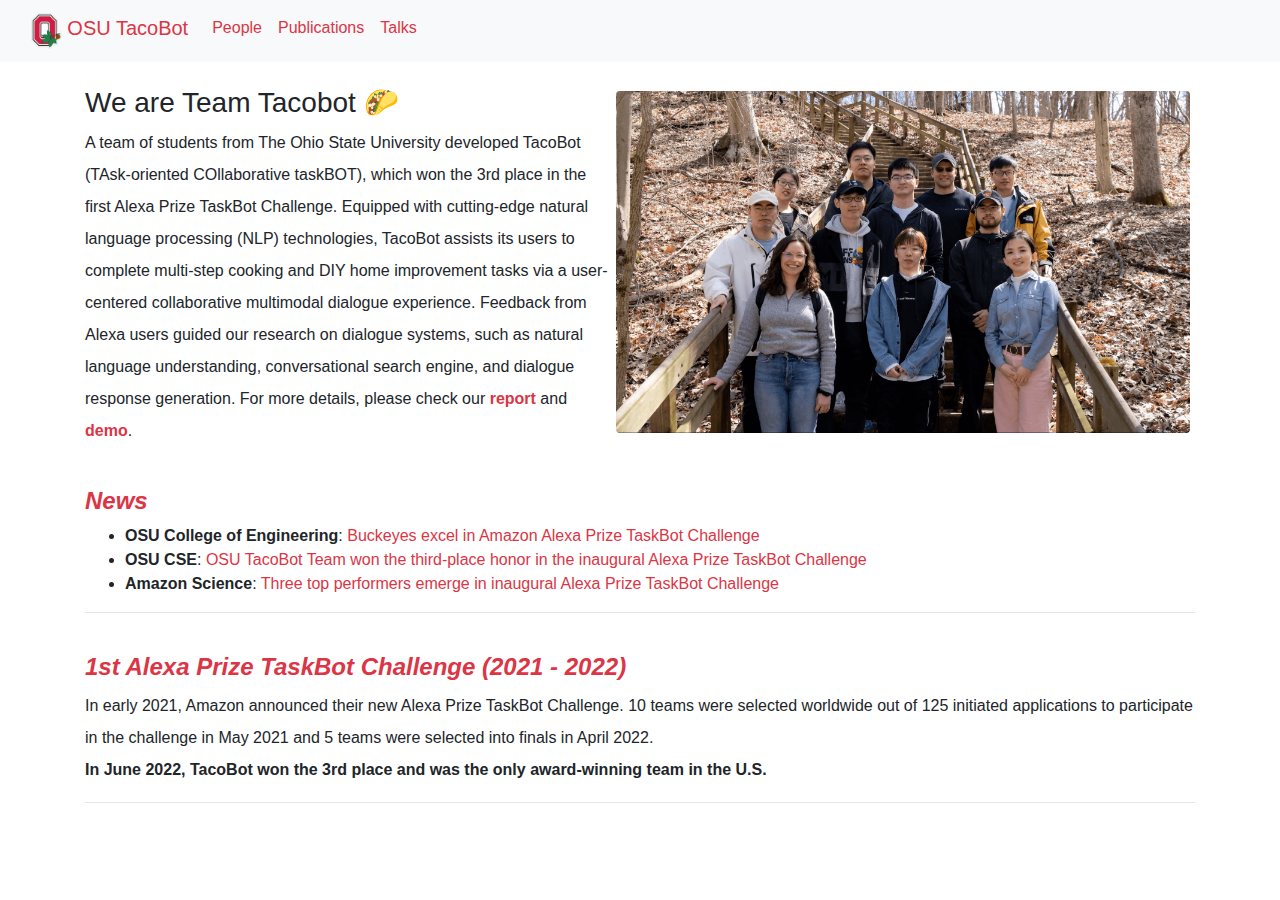
<file: index.html>
<!DOCTYPE html>
<html lang="en">
  <head>
    <!-- Required meta tags -->
    <meta charset="utf-8" />
    <meta
      name="viewport"
      content="width=840, initial-scale=1, shrink-to-fit=no"
    />
    <meta name="author" content="Ziru Chen" />
    <meta name="description" content="TacoBot Homepage" />

    <link rel="shortcut icon" type="image/jpg" href="img/favicon.ico" />
    <title>TacoBot - The Ohio State University</title>

    <!-- Bootstrap core CSS -->
    <link href="bootstrap/css/bootstrap.css" rel="stylesheet" />
    <!-- Pretty icons from https://feathericons.com/ -->
  </head>

  <body>
    <nav class="navbar navbar-expand-lg bg-light">
      <div class="container-fluid">
        <div
          class="collapse navbar-collapse d-flex justify-content-start"
          id="navbarSupportedContent"
        >
          <ul class="navbar-nav me-auto mb-2 mb-lg-0">
            <li class="nav-item">
              <a class="navbar-brand text-danger" href="index.html">
                <img
                  src="img/o-block-buckeye.png"
                  width="30.8"
                  height="35.5"
                  class="d-inline-block align-top"
                  alt="o-block-buckeye"
                />
                OSU TacoBot
              </a>
            </li>
            <li class="nav-item">
              <a
                class="nav-link active text-danger"
                aria-current="page"
                href="people.html"
                >People</a
              >
            </li>
            <li class="nav-item">
              <a class="nav-link active text-danger" href="pub.html"
                >Publications</a
              >
            </li>
            <li class="nav-item">
              <a class="nav-link active text-danger" href="talk.html"
                >Talks</a
              >
            </li>
          </ul>
        </div>
      </div>
    </nav>

    <div class="container">
      <div id="intro">
        <br />
        <img
          src="img/tacobot-group.png"
          class="rounded float-right"
          alt="tacobot-group"
          width="574.5"
          height="342.6"
          style="margin: 5px"
        />

        <h3>We are Team Tacobot &#127790;</h3>
        <p style="line-height: 200%">
          A team of students from The Ohio State University developed TacoBot
          (TAsk-oriented COllaborative taskBOT), which won the 3rd place in the
          first Alexa Prize TaskBot Challenge. Equipped with cutting-edge
          natural language processing (NLP) technologies, TacoBot assists its
          users to complete multi-step cooking and DIY home improvement tasks
          via a user-centered collaborative multimodal dialogue experience.
          Feedback from Alexa users guided our research on dialogue systems,
          such as natural language understanding, conversational search engine,
          and dialogue response generation. For more details, please check our
          <strong
            ><a
              class="text-danger"
              href="https://www.amazon.science/alexa-prize/proceedings/bootstrapping-a-user-centered-task-oriented-dialogue-system"
              >report</a
            ></strong
          > and
          <strong
            ><a
              class="text-danger"
              href="https://dl.orangedox.com/0IJOF4XhxKjnfWH3pO"
              >demo</a
            ></strong
          >.
        </p>
      </div>

      <div id="news">
        <br />
        <h4 class="text-danger">
          <strong><i>News</i></strong>
        </h4>

        <ul>
          <li>
            <strong>OSU College of Engineering</strong>:
            <a
              class="text-danger"
              href="https://engineering.osu.edu/news/2022/07/buckeyes-excel-amazon-alexa-prize-taskbot-challenge"
              >Buckeyes excel in Amazon Alexa Prize TaskBot Challenge</a
            >
          </li>
          <li>
            <strong>OSU CSE</strong>:
            <a
              class="text-danger"
              href="https://cse.osu.edu/news/2022/06/osu-tacobot-team-won-third-place-honor-inaugural-alexa-prize-taskbot-challenge"
              >OSU TacoBot Team won the third-place honor in the inaugural Alexa
              Prize TaskBot Challenge</a
            >
          </li>
          <li>
            <strong>Amazon Science</strong>:
            <a
              class="text-danger"
              href="https://www.amazon.science/alexa-prize/three-top-performers-emerge-in-inaugural-alexa-prize-taskbot-challenge"
              >Three top performers emerge in inaugural Alexa Prize TaskBot
              Challenge</a
            >
          </li>
        </ul>
        <hr />
      </div>

      <div id="AP21-22">
        <br />
        <h4 class="text-danger">
          <strong
            ><i>1st Alexa Prize TaskBot Challenge (2021 - 2022)</i></strong
          >
        </h4>
        <p style="line-height: 200%">
          In early 2021, Amazon announced their new Alexa Prize TaskBot Challenge.
          10 teams were selected worldwide out of 125 initiated applications to
          participate in the challenge in May 2021 and 5 teams were selected
          into finals in April 2022. <br />
          <strong
            >In June 2022, TacoBot won the 3rd place and was the only
            award-winning team in the U.S.</strong
          >
          <br />
        </p>
        <hr />
      </div>

      <!--<div id="talk">Talk video can go here</div>-->
    </div>
  </body>
</html>
</file>
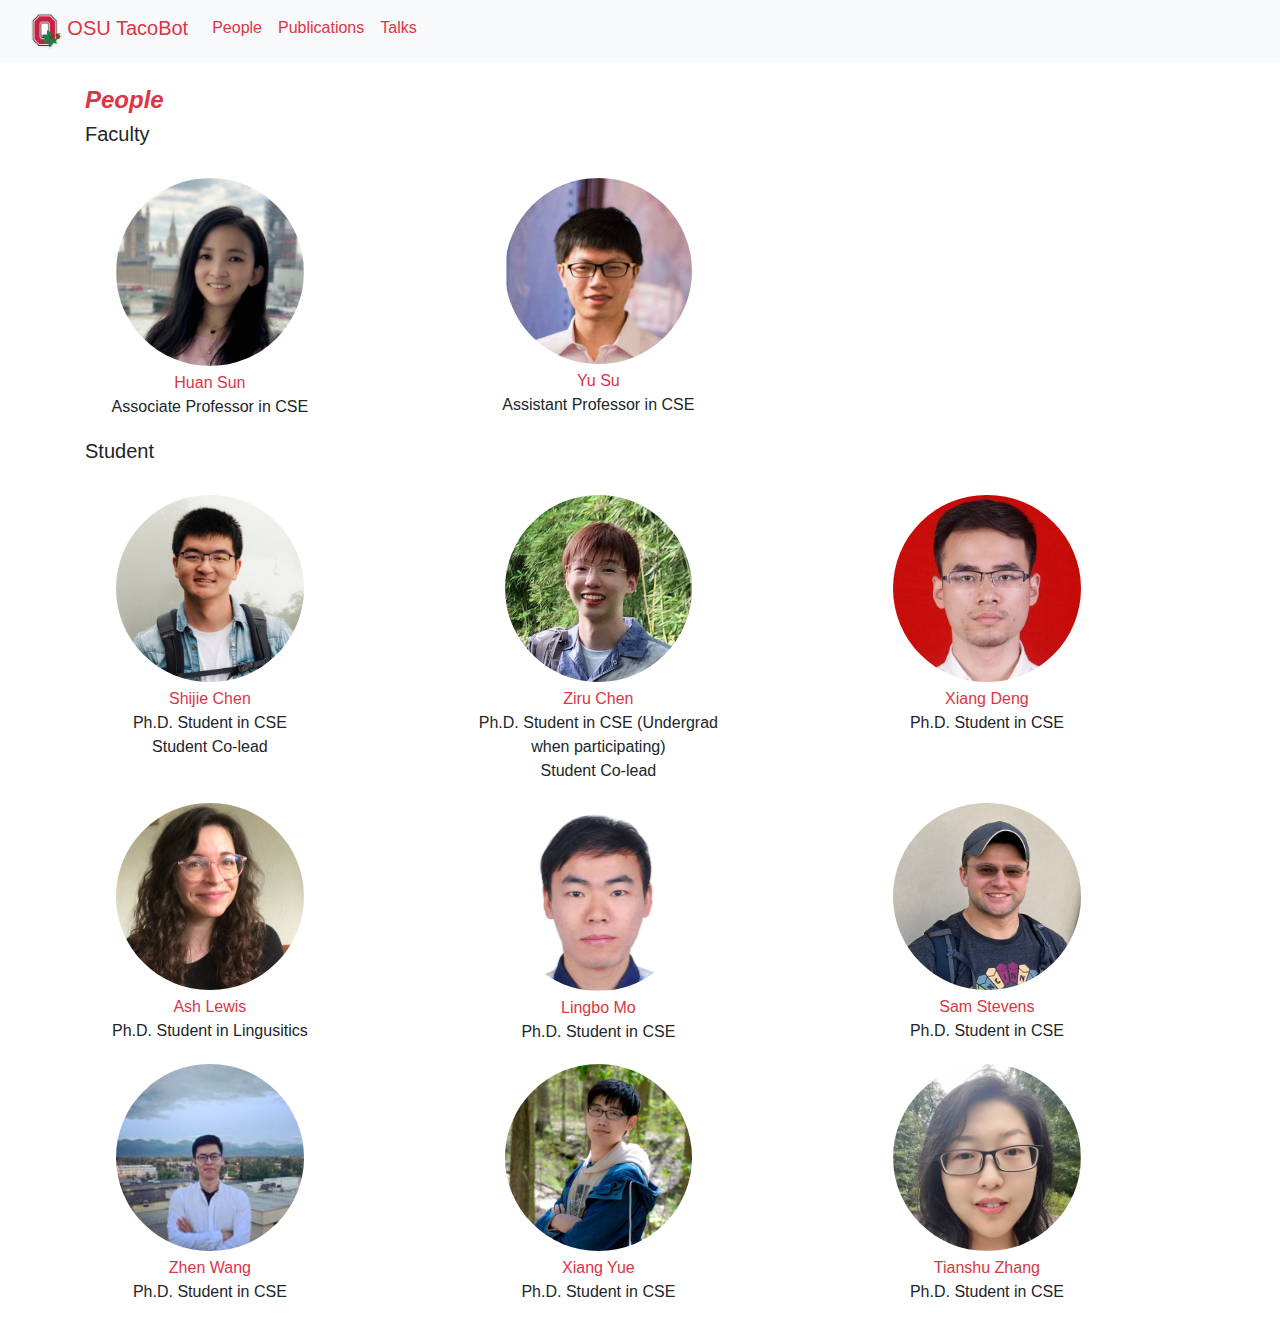
<file: people.html>
<!DOCTYPE html>
<html lang="en">
  <head>
    <!-- Required meta tags -->
    <meta charset="utf-8" />
    <meta
      name="viewport"
      content="width=840, initial-scale=1, shrink-to-fit=no"
    />
    <meta name="author" content="Ziru Chen" />
    <meta name="description" content="TacoBot Homepage" />

    <link rel="shortcut icon" type="image/jpg" href="img/favicon.ico" />
    <title>TacoBot - The Ohio State University</title>

    <!-- Bootstrap core CSS -->
    <link href="bootstrap/css/bootstrap.css" rel="stylesheet" />
    <link href="style.css" rel="stylesheet" />
    <!-- Pretty icons from https://feathericons.com/ -->
  </head>

  <body>
    <nav class="navbar navbar-expand-lg bg-light">
      <div class="container-fluid">
        <div
          class="collapse navbar-collapse d-flex justify-content-start"
          id="navbarSupportedContent"
        >
          <ul class="navbar-nav me-auto mb-2 mb-lg-0">
            <li class="nav-item">
              <a class="navbar-brand text-danger" href="index.html">
                <img
                  src="img/o-block-buckeye.png"
                  width="30.8"
                  height="35.5"
                  class="d-inline-block align-top"
                  alt="o-block-buckeye"
                />
                OSU TacoBot
              </a>
            </li>
            <li class="nav-item">
              <a
                class="nav-link active text-danger"
                aria-current="page"
                href="people.html"
                >People</a
              >
            </li>
            <li class="nav-item">
              <a class="nav-link active text-danger" href="pub.html"
                >Publications</a
              >
            </li>
            <li class="nav-item">
              <a class="nav-link active text-danger" href="talk.html"
                >Talks</a
              >
            </li>
          </ul>
        </div>
      </div>
    </nav>

    <div class="container">
      <div id="AP21-22">
        <br />
        <h4 class="text-danger">
          <strong><i>People</i></strong>
        </h4>


        <h5>Faculty</h5>
        <br />
        <div class="people">
          <div class="a">
            <div class="intro">
              <div class="photo"><img src="img/hs.png" /></div>
              <div >
                <a class="text-danger" href="http://web.cse.ohio-state.edu/~sun.397/">Huan Sun</a>
                <br />Associate Professor in CSE
              </div>
            </div>
          </div>

          <div class="b">
            <div class="intro">
              <div class="photo"><img src="img/ys.jpg" /></div>
              <div>
                <a class="text-danger" href="https://ysu1989.github.io/">Yu Su</a>
                <br />Assistant Professor in CSE
              </div>
            </div>
          </div>
        </div>

        <h5>Student</h5>
        <br />
        <div class="people">
          <div class="a">
            <div class="intro">
              <div class="photo"><img src="img/sc.jpeg" /></div>
              <div>
                <a class="text-danger" href="https://scholar.google.com/citations?user=KXSlX3sAAAAJ&hl=en">Shijie Chen</a>
                <br />Ph.D. Student in CSE<br />Student Co-lead
              </div>
            </div>
          </div>

          <div class="b">
            <div class="intro">
              <div class="photo"><img src="img/zc.jpg" /></div>
              <div>
                <a class="text-danger" href="https://ronch99.github.io/">Ziru Chen</a>
                <br />Ph.D. Student in CSE (Undergrad when participating) <br />Student Co-lead
              </div>
            </div>
          </div>

          <div class="c">
            <div class="intro">
              <div class="photo"><img src="img/xd.jpeg" /></div>
              <div>
                <a class="text-danger" href="https://xiang-deng.github.io/">Xiang Deng</a>
                <br />Ph.D. Student in CSE
              </div>
            </div>
          </div>
        </div>

        <div class="people">
          <div class="a">
            <div class="intro">
              <div class="photo"><img src="img/al.jpg" /></div>
              <div>
                <a class="text-danger" href="https://linguistics.osu.edu/people/lewis.2799">Ash Lewis</a>
                <br />Ph.D. Student in Lingusitics
              </div>
            </div>
          </div>

          <div class="b">
            <div class="intro">
              <div class="photo"><img src="img/lm.jpg" /></div>
              <div>
                <a class="text-danger" href="https://molingbo.github.io/">Lingbo Mo</a>
                <br />Ph.D. Student in CSE
              </div>
            </div>
          </div>

          <div class="c">
            <div class="intro">
              <div class="photo"><img src="img/ss.jpeg" /></div>
              <div>
                <a class="text-danger" href="https://samuelstevens.me/">Sam Stevens</a>
                <br />Ph.D. Student in CSE
              </div>
            </div>
          </div>
        </div>

        <div class="people">
          <div class="a">
            <div class="intro">
              <div class="photo"><img src="img/zw.jpeg" /></div>
              <div>
                <a class="text-danger" href="https://zhenwang9102.github.io/">Zhen Wang</a>
                <br />Ph.D. Student in CSE
              </div>
            </div>
          </div>

          <div class="b">
            <div class="intro">
              <div class="photo"><img src="img/xy.jpeg" /></div>
              <div>
                <a class="text-danger" href="https://xiangyue9607.github.io/">Xiang Yue</a>
                <br />Ph.D. Student in CSE
              </div>
            </div>
          </div>

          <div class="c">
            <div class="intro">
              <div class="photo"><img src="img/tz.jpg" /></div>
              <div>
                <a class="text-danger" href="#">Tianshu Zhang</a>
                <br />Ph.D. Student in CSE
              </div>
            </div>
          </div>
        </div>

      </div>
    </div>
  </body>
</html>
</file>
<file: style.css>
.people{
    margin-bottom: 20px;
    display: grid;
    grid-template-columns: 30% 30% 30%;
    grid-template-rows: auto;
    grid-column-gap: 5%;
    grid-row-gap: 10px;
    grid-template-areas:
      "a b c"
  }

.a{
    grid-area: a;
}

.b{
    grid-area: b;
}

.c{
    grid-area: c;
}

.intro {
	width: 75%;
	text-align: center;
}

.photo img {
	width: 75%;
	border-radius: 125px;
    margin-bottom: 5px;
}
</file>
